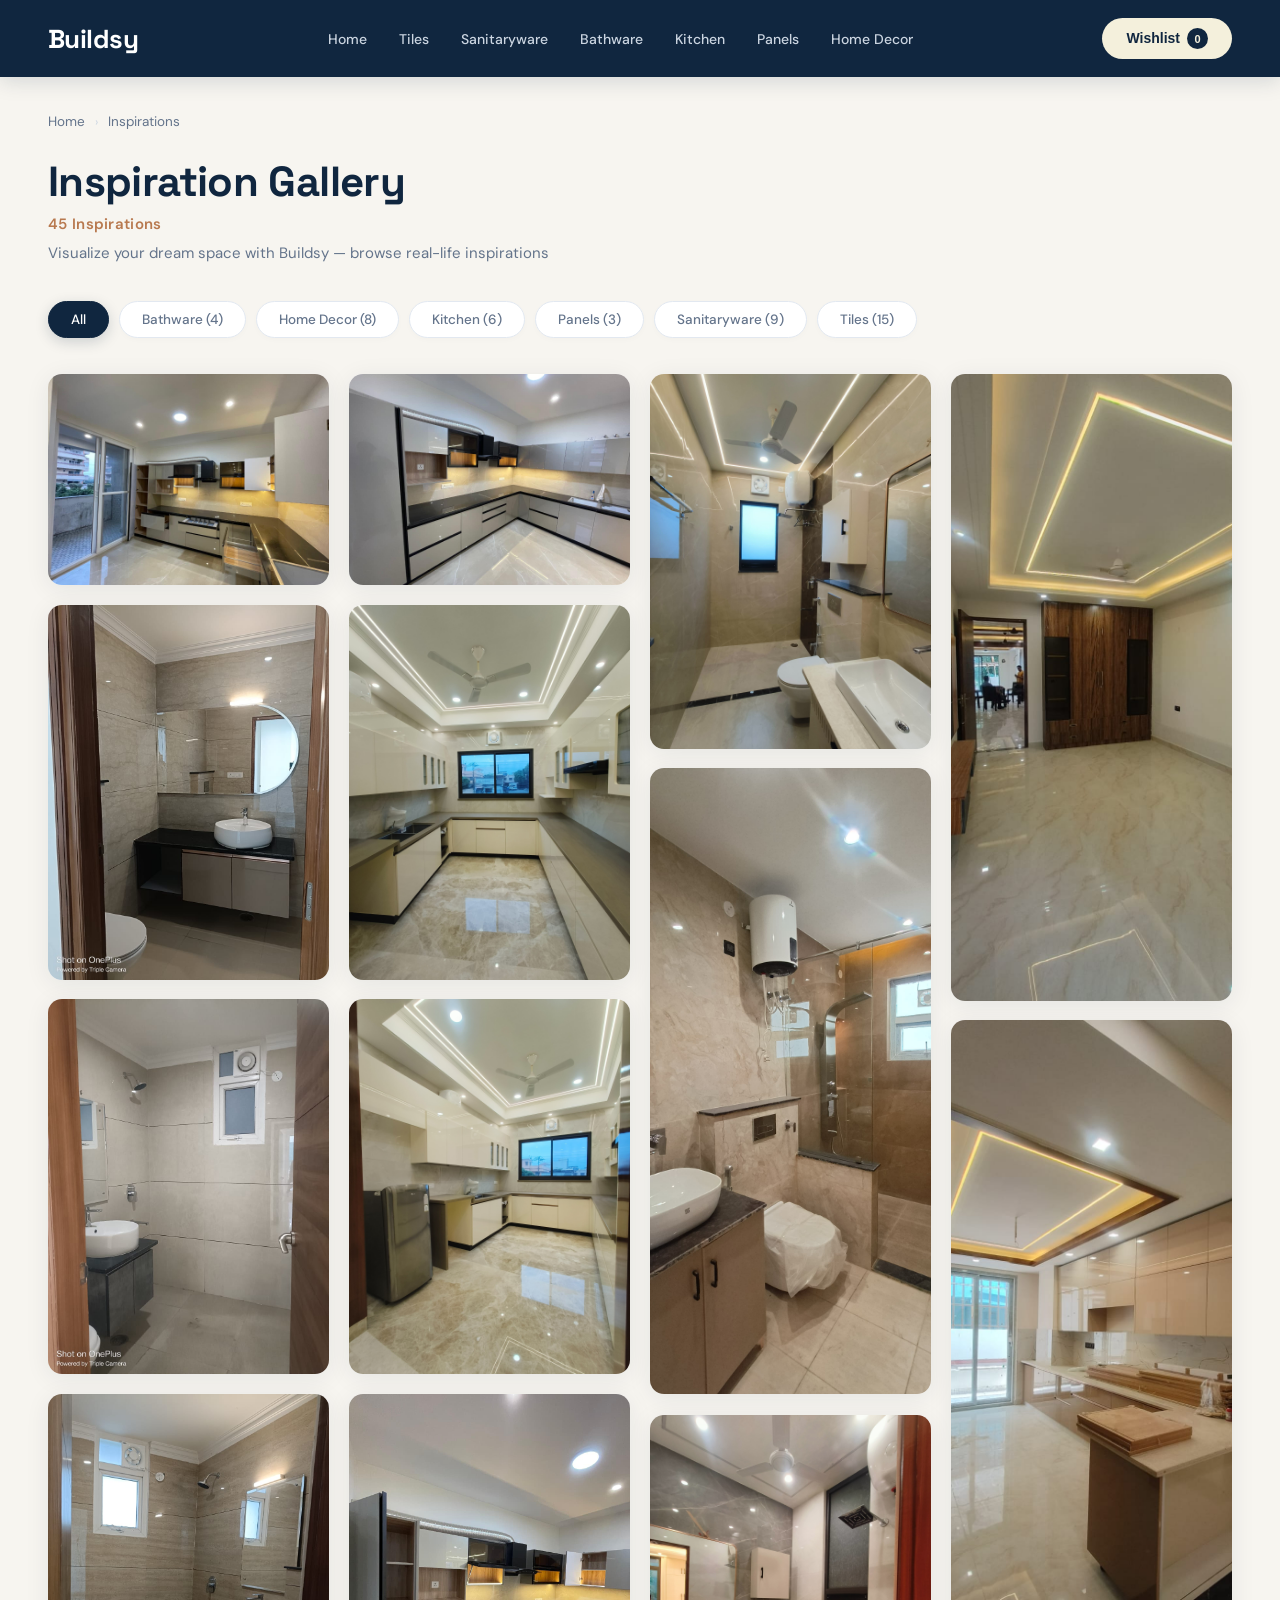
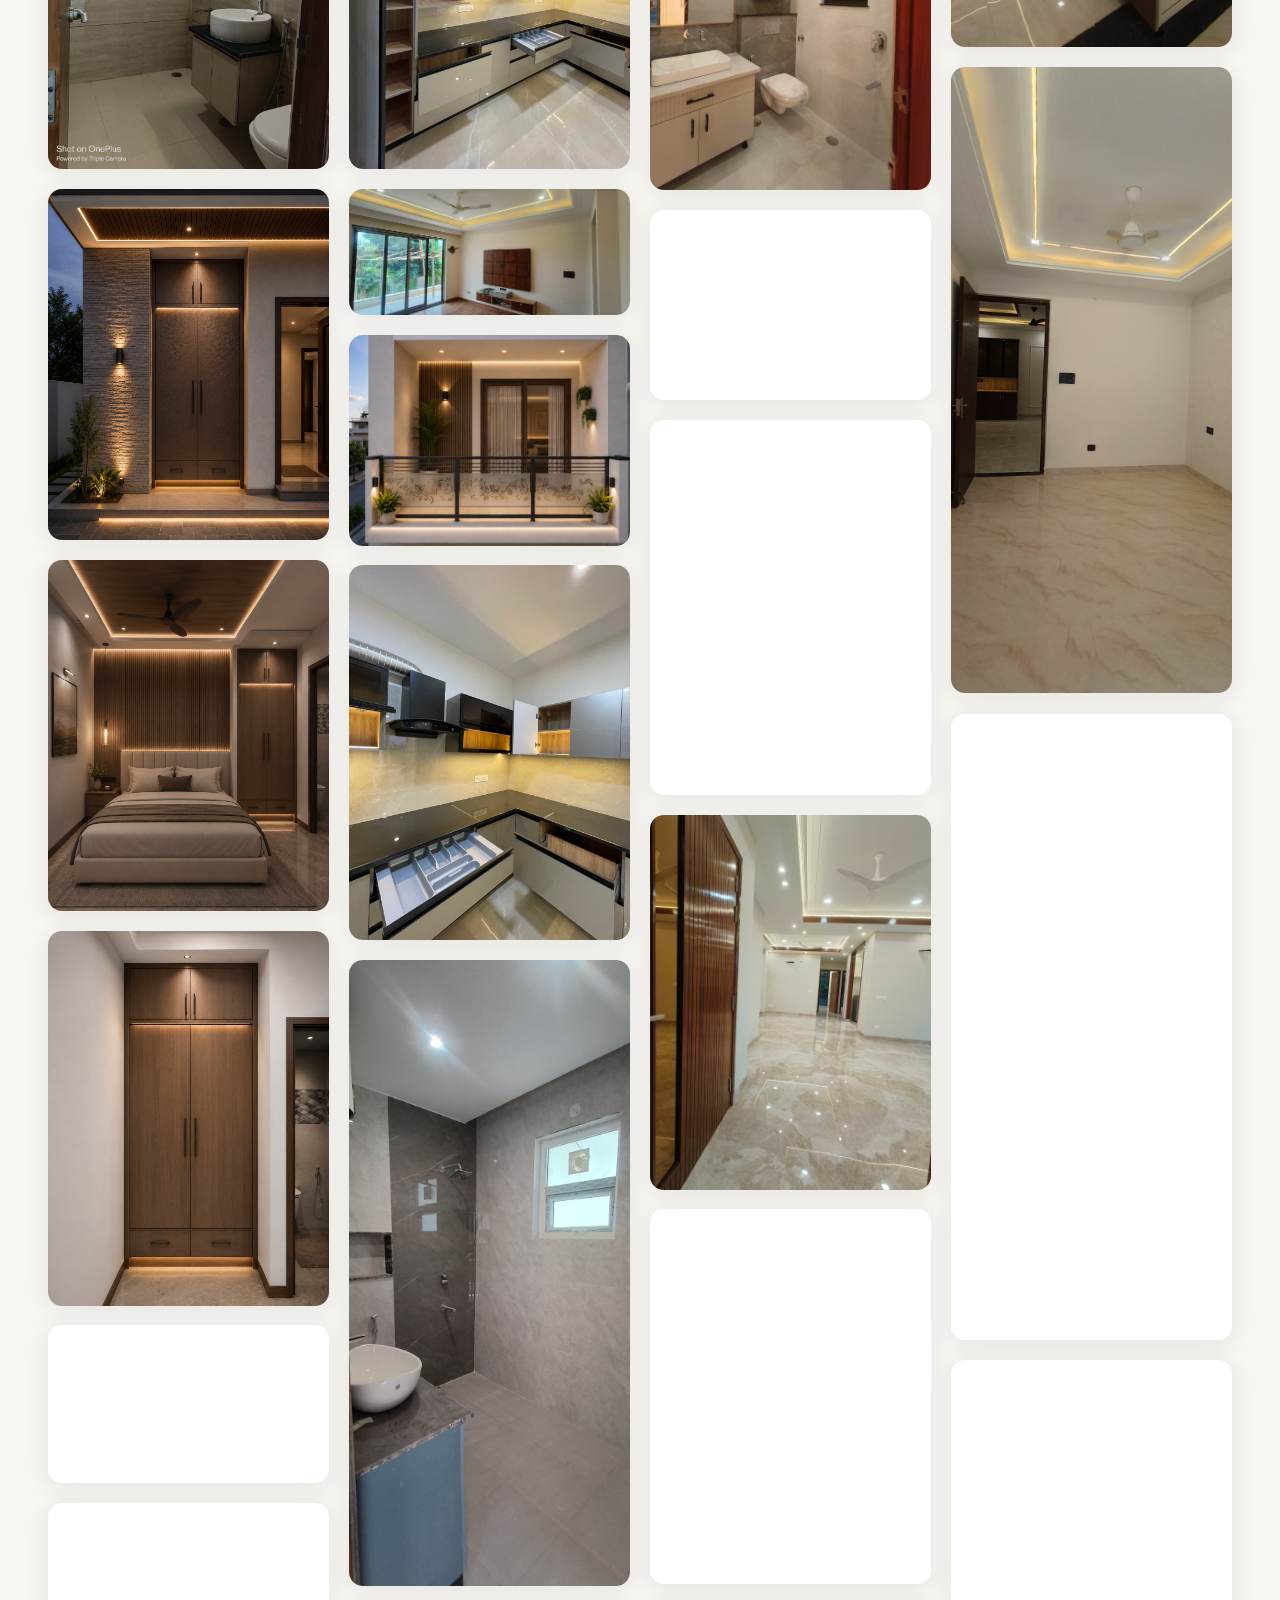
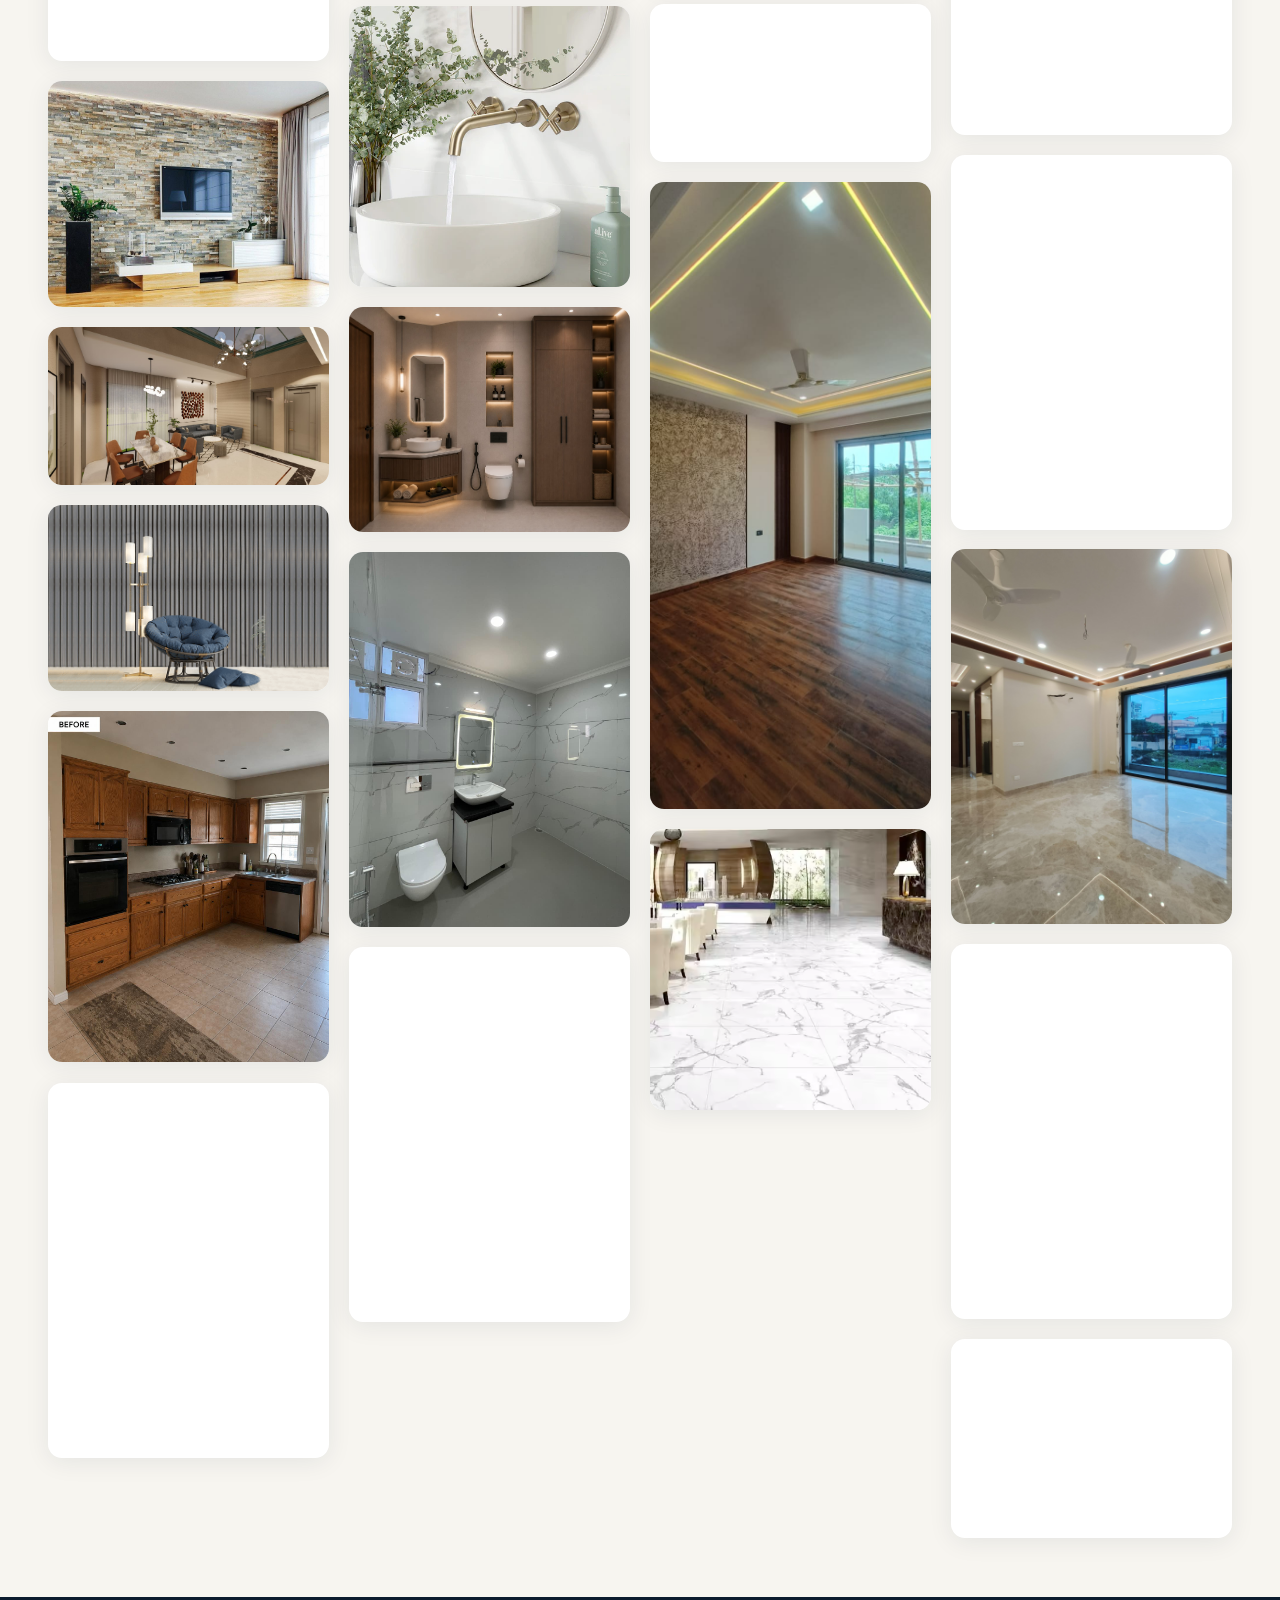
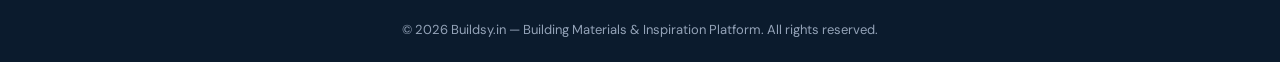
<file: inspirations.html>
<!DOCTYPE html>
<html lang="en">
<head>
<meta charset="UTF-8">
<meta name="viewport" content="width=device-width, initial-scale=1.0">
<title>Inspirations | Buildsy</title>
<meta name="description" content="Browse premium inspiration images by Buildsy.">
<link rel="icon" type="image/svg+xml" href="favicon.svg">
<link rel="icon" type="image/x-icon" href="favicon.ico">
<link rel="icon" type="image/png" href="favicon.png">
<link rel="shortcut icon" type="image/x-icon" href="favicon.ico">
<link rel="apple-touch-icon" href="favicon.png">
<link rel="preconnect" href="https://fonts.googleapis.com">
<link href="https://fonts.googleapis.com/css2?family=DM+Sans:wght@400;500;600;700&family=Space+Grotesk:wght@400;500;600;700&display=swap" rel="stylesheet">
<link rel="stylesheet" href="gallery.css?v=3">
</head>
<body>

<!-- Navbar -->
<header class="navbar" id="navbar">
  <a href="index.html" class="navbar-logo">Buildsy</a>
  <nav class="navbar-links" id="navLinks">
    <a href="index.html">Home</a>
    <a href="inspirations.html#tiles">Tiles</a>
    <a href="inspirations.html#sanitaryware">Sanitaryware</a>
    <a href="inspirations.html#bathware">Bathware</a>
    <a href="inspirations.html#kitchen">Kitchen</a>
    <a href="inspirations.html#panels">Panels</a>
    <a href="inspirations.html#homedecor">Home Decor</a>
  </nav>
  <button class="navbar-cta gallery-bag-toggle" id="galleryBagToggle" aria-label="Open your wishlist">
    <span class="cta-text">Wishlist</span><span class="gallery-bag-count" id="galleryBagCount">0</span>
  </button>
  <button class="navbar-cta gallery-menu-toggle" id="mobileMenuBtn" aria-label="Menu">
    <span class="hamburger-icon">☰</span>
    <span class="cta-text">Visit Store</span>
  </button>
</header>

<!-- Mobile Nav Drawer -->
<div class="mobile-nav-overlay" id="mobileNavOverlay"></div>
<nav class="mobile-nav-drawer" id="mobileNavDrawer">
  <button class="mobile-nav-close" id="mobileNavClose" aria-label="Close menu">✕</button>
  <div class="mobile-nav-links" id="mobileNavLinks"></div>
</nav>

<!-- Shared showroom wishlist -->
<div class="gallery-bag-overlay" id="galleryBagOverlay" role="dialog" aria-modal="true" aria-labelledby="galleryBagTitle" aria-hidden="true">
  <div class="gallery-bag-window">
    <div class="gallery-bag-header">
      <h2 id="galleryBagTitle">Wishlist</h2>
      <button class="modal-close-btn" id="galleryBagClose" aria-label="Close your wishlist">✕</button>
    </div>
    <div class="gallery-bag-content">
      <p>Products you've saved from the Buildsy showroom.</p>
      <div id="galleryBagItems"></div>
      <div class="gallery-bag-empty" id="galleryBagEmpty" hidden><h3>Your Wishlist Is Empty</h3><p>Explore our showroom and save products you'd like to discuss with our team.</p></div>
      <div class="gallery-wishlist-links"><button type="button" id="updateWishlist">Update wishlist</button><button type="button" id="shareWishlist">Share wishlist</button></div>
      <div class="gallery-bag-footer" id="galleryBagFooter"><strong id="galleryBagSummary">0 Products Saved</strong><a class="navbar-cta" href="index.html?quote=1#how-it-works">Get a Quote on WhatsApp&nbsp; →</a></div>
    </div>
  </div>
</div>

<!-- Main Content -->
<main class="gallery-main" id="galleryMain">

  <!-- Breadcrumb -->
  <nav class="breadcrumb" id="breadcrumb" aria-label="Breadcrumb">
    <a href="index.html" class="breadcrumb-link">Home</a>
    <span class="breadcrumb-sep">›</span>
    <a href="inspirations.html" class="breadcrumb-link">Inspirations</a>
    <span class="breadcrumb-sep" id="breadcrumbCatSep">›</span>
    <span class="breadcrumb-current" id="breadcrumbCat"></span>
  </nav>

  <!-- Gallery Header -->
  <section class="gallery-header" id="galleryHeader">
    <h1 class="gallery-title font-serif" id="galleryTitle">Inspirations</h1>
    <p class="gallery-count" id="galleryCount"></p>
    <p class="gallery-desc" id="galleryDesc">Visualize your dream space with Buildsy — browse real-life inspirations</p>
  </section>

  <!-- Category Pills (shown on "all" view) -->
  <div class="category-pills" id="categoryPills"></div>

  <!-- Gallery Grid -->
  <div class="gallery-grid" id="galleryGrid"></div>

  <!-- Empty State -->
  <div class="empty-state" id="emptyState" style="display:none;">
    <div class="empty-icon">
      <svg width="80" height="80" viewBox="0 0 80 80" fill="none"><rect x="10" y="14" width="60" height="52" rx="8" stroke="#CBD5E1" stroke-width="2.5"/><circle cx="30" cy="34" r="6" stroke="#CBD5E1" stroke-width="2"/><path d="M10 50l18-14 12 10 14-18 16 22" stroke="#CBD5E1" stroke-width="2.5" stroke-linecap="round" stroke-linejoin="round"/></svg>
    </div>
    <h3 class="font-serif">No inspirations available yet.</h3>
    <p>Check back soon — we're curating beautiful spaces for this category.</p>
  </div>

</main>

<!-- Lightbox -->
<div class="lightbox-overlay" id="lightbox" role="dialog" aria-modal="true" aria-label="Image viewer">
  <button class="lightbox-close" id="lightboxClose" aria-label="Close lightbox">✕</button>
  <button class="lightbox-nav lightbox-prev" id="lightboxPrev" aria-label="Previous image">‹</button>
  <button class="lightbox-nav lightbox-next" id="lightboxNext" aria-label="Next image">›</button>
  <div class="lightbox-img-wrap">
    <img class="lightbox-img" id="lightboxImg" alt="" loading="eager">
  </div>
  <div class="lightbox-caption" id="lightboxCaption"></div>
  <div class="lightbox-counter" id="lightboxCounter"></div>
</div>

<!-- Footer -->
<footer class="footer">
  <p>© 2026 Buildsy.in — Building Materials & Inspiration Platform. All rights reserved.</p>
</footer>

<script src="gallery.js"></script>
</body>
</html>
</file>
<file: gallery.css>
/* ============================================
   Buildsy Inspiration Gallery — Stylesheet
   Extends the existing Buildsy design system
   ============================================ */

:root {
  --navy: #10263F;
  --navy-dark: #0B1B2D;
  --navy-soft: #1B3A5C;
  --blue-accent: #2563EB;
  --blue-hover: #1D4ED8;
  --copper: #B8794F;
  --copper-soft: #D6A47C;
  --cream-bg: #F4EFEA;
  --cream-card: #FAF8F5;
  --stone: #E5DFD7;
  --ink: #111827;
  --slate: #64748B;
  --radius-lg: 20px;
  --radius-md: 14px;
  --shadow-md: 0 12px 32px rgba(16, 38, 63, 0.12);
  --shadow-lg: 0 24px 60px rgba(16, 38, 63, 0.18);
  --shadow-card: 0 4px 24px rgba(16, 38, 63, 0.08);
  --transition-smooth: cubic-bezier(0.25, 1, 0.5, 1);
}

/* ---------- Reset & Base ---------- */
*, *::before, *::after { box-sizing: border-box; }
html, body { margin: 0; padding: 0; }
body {
  background: #F7F5F0;
  color: var(--ink);
  font-family: 'DM Sans', Arial, sans-serif;
  -webkit-font-smoothing: antialiased;
  min-height: 100vh;
  display: flex;
  flex-direction: column;
}
h1, h2, h3, h4, .font-serif {
  font-family: 'Space Grotesk', Arial, sans-serif;
  letter-spacing: -0.015em;
}
a { text-decoration: none; color: inherit; }

/* ---------- Navbar ---------- */
.navbar {
  background: var(--navy);
  color: #fff;
  padding: 18px 48px;
  display: flex;
  align-items: center;
  justify-content: space-between;
  position: sticky;
  top: 0;
  z-index: 1000;
  box-shadow: 0 4px 20px rgba(16, 38, 63, 0.15);
}
.navbar-logo {
  font-family: 'Space Grotesk', Arial, sans-serif;
  font-size: 26px;
  font-weight: 700;
  color: #fff;
  letter-spacing: -0.02em;
}
.navbar-links {
  display: flex;
  gap: 32px;
}
.navbar-links a {
  color: #CBD5E1;
  font-size: 14px;
  font-weight: 500;
  transition: color 0.2s ease;
  position: relative;
}
.navbar-links a:hover,
.navbar-links a.active {
  color: #fff;
  font-weight: 600;
}
.navbar-links a.active::after {
  content: '';
  position: absolute;
  bottom: -6px;
  left: 0;
  right: 0;
  height: 2px;
  background: var(--blue-accent);
  border-radius: 2px;
}
.navbar-cta {
  background: var(--blue-accent);
  color: #fff;
  border: none;
  padding: 10px 24px;
  border-radius: 99px;
  font-size: 14px;
  font-weight: 600;
  cursor: pointer;
  transition: background 0.2s ease, transform 0.15s ease, box-shadow 0.2s ease;
  box-shadow: 0 4px 12px rgba(37,99,235,0.3);
}
.navbar-cta:hover {
  background: var(--blue-hover);
  transform: translateY(-1px);
  box-shadow: 0 6px 16px rgba(37,99,235,0.4);
}
.gallery-bag-count {
  display: inline-grid;
  place-items: center;
  min-width: 21px;
  height: 21px;
  margin-left: 7px;
  padding: 0 5px;
  border-radius: 99px;
  background: rgba(255,255,255,.18);
  color: #fff;
  font-size: 11px;
}
.gallery-bag-toggle {
  background: #F4F0DC;
  color: var(--navy);
  box-shadow: none;
}
.gallery-bag-toggle:hover {
  background: #E8E1C8;
  color: var(--navy);
  box-shadow: none;
}
.gallery-bag-toggle .gallery-bag-count {
  background: var(--navy);
  color: #F4F0DC;
}
.gallery-bag-toggle:focus-visible,
.gallery-add-button:focus-visible,
.gallery-bag-row button:focus-visible,
.gallery-bag-footer a:focus-visible {
  outline: 3px solid var(--copper-soft);
  outline-offset: 3px;
}
.gallery-menu-toggle { display: none; }
.hamburger-icon { display: none; }

/* ---------- Mobile Nav ---------- */
.mobile-nav-overlay {
  display: none;
  position: fixed;
  inset: 0;
  background: rgba(11, 27, 45, 0.6);
  backdrop-filter: blur(4px);
  z-index: 1100;
  opacity: 0;
  transition: opacity 0.3s ease;
}
.mobile-nav-overlay.active { display: block; opacity: 1; }

.mobile-nav-drawer {
  position: fixed;
  top: 0;
  right: -300px;
  width: 280px;
  height: 100%;
  background: var(--navy);
  z-index: 1200;
  padding: 24px;
  transition: right 0.35s var(--transition-smooth);
  display: flex;
  flex-direction: column;
}
.mobile-nav-drawer.active { right: 0; }

.mobile-nav-close {
  align-self: flex-end;
  background: none;
  border: none;
  color: #CBD5E1;
  font-size: 22px;
  cursor: pointer;
  margin-bottom: 24px;
  width: 40px;
  height: 40px;
  border-radius: 50%;
  display: flex;
  align-items: center;
  justify-content: center;
  transition: background 0.2s;
}
.mobile-nav-close:hover { background: rgba(255,255,255,0.1); }

.mobile-nav-links {
  display: flex;
  flex-direction: column;
  gap: 4px;
}
.mobile-nav-links a {
  color: #CBD5E1;
  font-size: 15px;
  font-weight: 500;
  padding: 12px 16px;
  border-radius: 10px;
  transition: all 0.2s ease;
}
.mobile-nav-links a:hover,
.mobile-nav-links a.active {
  color: #fff;
  background: rgba(255,255,255,0.08);
}

/* ---------- Breadcrumb ---------- */
.breadcrumb {
  display: flex;
  align-items: center;
  gap: 10px;
  font-size: 13.5px;
  margin-bottom: 28px;
  flex-wrap: wrap;
}
.breadcrumb-link {
  color: var(--slate);
  transition: color 0.2s ease;
}
.breadcrumb-link:hover { color: var(--blue-accent); }
.breadcrumb-sep { color: #CBD5E1; font-size: 12px; }
.breadcrumb-current {
  color: var(--navy);
  font-weight: 600;
}

/* ---------- Gallery Header ---------- */
.gallery-main {
  flex: 1;
  padding: 36px 48px 60px;
  max-width: 1440px;
  width: 100%;
  margin: 0 auto;
}

.gallery-header {
  margin-bottom: 36px;
  animation: fadeInUp 0.6s var(--transition-smooth) both;
}
.gallery-title {
  font-size: 42px;
  color: var(--navy);
  margin: 0 0 8px;
  line-height: 1.15;
}
.gallery-count {
  font-size: 15px;
  color: var(--copper);
  font-weight: 600;
  margin: 0 0 8px;
  letter-spacing: 0.02em;
}
.gallery-desc {
  font-size: 15px;
  color: var(--slate);
  margin: 0;
  line-height: 1.5;
}

/* ---------- Category Pills ---------- */
.category-pills {
  display: flex;
  gap: 10px;
  margin-bottom: 36px;
  flex-wrap: wrap;
  animation: fadeInUp 0.6s 0.1s var(--transition-smooth) both;
}
.cat-pill {
  padding: 9px 22px;
  border-radius: 99px;
  border: 1px solid #E2E8F0;
  background: #fff;
  color: var(--slate);
  font-size: 13.5px;
  font-weight: 500;
  cursor: pointer;
  transition: all 0.25s ease;
  box-shadow: 0 2px 6px rgba(0,0,0,0.02);
  font-family: 'DM Sans', Arial, sans-serif;
}
.cat-pill:hover { border-color: #CBD5E1; color: var(--navy); }
.cat-pill.active {
  background: var(--navy);
  color: #fff;
  border-color: var(--navy);
  box-shadow: 0 4px 14px rgba(16,38,63,0.18);
}

/* ---------- Masonry Grid ---------- */
.gallery-grid {
  columns: 4;
  column-gap: 20px;
  width: 100%;
}

.gallery-card {
  break-inside: avoid;
  margin-bottom: 20px;
  border-radius: var(--radius-md);
  overflow: hidden;
  position: relative;
  cursor: pointer;
  background: #fff;
  box-shadow: var(--shadow-card);
  transition: transform 0.4s var(--transition-smooth), box-shadow 0.4s ease;
  opacity: 0;
  animation: cardReveal 0.5s var(--transition-smooth) both;
}
.gallery-card:hover {
  transform: translateY(-6px) scale(1.015);
  box-shadow: var(--shadow-lg);
  z-index: 10;
}

.gallery-card img {
  width: 100%;
  display: block;
  transition: transform 0.5s var(--transition-smooth);
}
.gallery-card:hover img {
  transform: scale(1.06);
}

/* Card Overlay */
.card-overlay {
  position: absolute;
  inset: 0;
  background: linear-gradient(0deg, rgba(11,27,45,0.75) 0%, rgba(11,27,45,0.0) 55%);
  opacity: 0;
  transition: opacity 0.35s ease;
  display: flex;
  flex-direction: column;
  justify-content: flex-end;
  padding: 20px;
}
.gallery-card:hover .card-overlay { opacity: 1; }
.gallery-card-actions { position: absolute; right: 14px; bottom: 14px; z-index: 3; opacity: 0; pointer-events: none; transition: opacity .25s ease; }
.gallery-card:hover .gallery-card-actions { opacity: 1; pointer-events: auto; }
.gallery-add-button { width: 38px; height: 38px; border: 0; border-radius: 50%; padding: 0; background: #E85D75; color: #fff; font: 400 23px/1 'DM Sans', Arial, sans-serif; cursor: pointer; box-shadow: 0 4px 12px rgba(16,38,63,.24); }
.gallery-add-button:hover { background: #C9445D; transform: scale(1.06); }
.gallery-add-button.added,
.gallery-add-button.saved { background: #C9445D; }

/* Shared bag on the inspiration route */
.gallery-bag-overlay { position: fixed; inset: 0; z-index: 2400; display: none; align-items: center; justify-content: center; padding: 20px; background: rgba(11,27,45,.68); backdrop-filter: blur(8px); }
.gallery-bag-overlay.active { display: flex; }
.gallery-bag-window { width: min(620px,100%); max-height: 90vh; overflow: hidden; background: var(--cream-bg); border-radius: 18px; box-shadow: var(--shadow-lg); }
.gallery-bag-header { display: flex; align-items: center; justify-content: space-between; padding: 22px 28px; background: var(--navy); }
.gallery-bag-header h2 { margin: 0; color: #fff; font-size: 24px; }
.gallery-bag-content { max-height: calc(90vh - 87px); overflow-y: auto; padding: 24px 28px 28px; }
.gallery-bag-content > p { color: var(--slate); font-size: 14px; margin: 0 0 18px; }
.gallery-bag-row { display: grid; grid-template-columns: 64px 1fr auto; gap: 14px; align-items: center; padding: 14px 0; border-bottom: 1px solid var(--stone); transition: background .2s ease, transform .2s ease; }
.gallery-bag-row:last-child { border-bottom: 0; }
.gallery-bag-row:hover { background: rgba(255,255,255,.52); transform: translateX(2px); }
.gallery-bag-row img, .gallery-bag-color { width: 64px; height: 64px; border-radius: 9px; object-fit: cover; background: #E2E8F0; }
.gallery-bag-color { display: grid; place-items: center; padding: 6px; color: #fff; font-size: 10px; text-align: center; }
.gallery-bag-row h3 { margin: 0 0 5px; color: var(--navy); font-size: 15px; line-height: 1.25; }
.gallery-bag-row p { margin: 0; color: var(--slate); font-size: 12px; }
.gallery-saved-label { display: block; margin-top: 7px; color: var(--copper); font-size: 11px; font-weight: 600; }
.gallery-bag-row button { border: 0; background: transparent; color: var(--slate); cursor: pointer; font-size: 12px; padding: 7px 0; }
.gallery-bag-row button:hover { color: var(--copper); }
.gallery-bag-footer { position: sticky; bottom: -28px; display: flex; align-items: center; justify-content: space-between; gap: 14px; padding: 18px 0 0; background: var(--cream-bg); }
.gallery-bag-footer strong { color: var(--navy); font-size: 12px; text-transform: uppercase; letter-spacing: .06em; }
.gallery-bag-empty { padding: 30px 0 12px; text-align: center; }
.gallery-bag-empty h3 { color: var(--navy); margin: 0 0 8px; }
.gallery-bag-empty p { color: var(--slate); font-size: 14px; }
.gallery-bag-window { background: #fff; border-radius: 0; box-shadow: 0 24px 80px rgba(16,38,63,.22); }
.gallery-bag-header { position: relative; justify-content: center; padding: 28px 56px 24px; background: #fff; border-bottom: 1px solid #CFCFCF; }
.gallery-bag-header h2 { margin: 0; color: #111; font-size: 23px; letter-spacing: .02em; }
.gallery-bag-header .modal-close-btn { position: absolute; top: 18px; right: 18px; width: 32px; height: 32px; background: transparent; color: #111; font-size: 20px; }
.gallery-bag-header .modal-close-btn:hover { background: #F4F0DC; }
.gallery-bag-content { padding: 20px 44px 32px; background: #fff; }
.gallery-bag-content > p { margin: 0 0 12px; color: #555; font-size: 12px; }
.gallery-bag-row { grid-template-columns: 1fr 96px; gap: 8px 28px; min-height: 142px; padding: 20px 0; border-bottom: 1px solid #CFCFCF; background: #fff; }
.gallery-bag-row:hover { background: #fff; transform: none; }
.gallery-bag-row img, .gallery-bag-color { grid-column: 2; grid-row: 1 / span 2; width: 96px; height: 96px; border-radius: 0; align-self: center; }
.gallery-bag-row > div:nth-child(2) { grid-column: 1; grid-row: 1; align-self: end; }
.gallery-bag-row h3 { color: #111; font-size: 14px; font-weight: 500; }
.gallery-bag-row p { color: #222; font-size: 12px; }
.gallery-saved-label { color: #555; font-size: 11px; font-weight: 400; }
.gallery-bag-row button { grid-column: 1; grid-row: 2; justify-self: start; align-self: start; padding: 0; color: #333; font-size: 11px; text-decoration: underline; }
.gallery-wishlist-links { display: flex; gap: 18px; padding: 18px 0 0; }
.gallery-wishlist-links button { padding: 0; border: 0; background: transparent; color: #222; font: 12px 'DM Sans', Arial, sans-serif; cursor: pointer; text-decoration: underline; }
.gallery-bag-footer { position: static; align-items: end; padding: 22px 0 0; background: #fff; }
.gallery-bag-footer strong { color: #111; font-size: 12px; }
.gallery-bag-footer .navbar-cta { background: #000; color: #fff; border-radius: 0; min-width: 242px; padding: 14px 20px; text-align: center; box-shadow: none; }
.gallery-bag-footer .navbar-cta:hover { background: var(--navy); transform: none; box-shadow: none; }
@media (max-width: 540px) {
  .gallery-bag-content { padding: 18px 20px 24px; }
  .gallery-bag-row { grid-template-columns: 1fr 76px; gap: 8px 16px; min-height: 118px; }
  .gallery-bag-row img, .gallery-bag-color { width: 76px; height: 76px; }
  .gallery-bag-footer { align-items: stretch; padding-bottom: 0; }
  .gallery-bag-footer .navbar-cta { min-width: 0; width: 100%; }
}

.card-overlay-cat {
  font-size: 11px;
  font-weight: 700;
  text-transform: uppercase;
  letter-spacing: 0.1em;
  color: var(--copper-soft);
  margin-bottom: 4px;
}
.card-overlay-label {
  font-family: 'DM Sans', Arial, sans-serif;
  font-size: 14px;
  font-weight: 500;
  color: #fff;
}

/* Staggered reveal */
.gallery-card:nth-child(1)  { animation-delay: 0.05s; }
.gallery-card:nth-child(2)  { animation-delay: 0.10s; }
.gallery-card:nth-child(3)  { animation-delay: 0.15s; }
.gallery-card:nth-child(4)  { animation-delay: 0.20s; }
.gallery-card:nth-child(5)  { animation-delay: 0.25s; }
.gallery-card:nth-child(6)  { animation-delay: 0.28s; }
.gallery-card:nth-child(7)  { animation-delay: 0.31s; }
.gallery-card:nth-child(8)  { animation-delay: 0.34s; }
.gallery-card:nth-child(9)  { animation-delay: 0.37s; }
.gallery-card:nth-child(10) { animation-delay: 0.40s; }
.gallery-card:nth-child(11) { animation-delay: 0.42s; }
.gallery-card:nth-child(12) { animation-delay: 0.44s; }
.gallery-card:nth-child(13) { animation-delay: 0.46s; }
.gallery-card:nth-child(14) { animation-delay: 0.48s; }
.gallery-card:nth-child(15) { animation-delay: 0.50s; }

/* ---------- Lightbox ---------- */
.lightbox-overlay {
  position: fixed;
  inset: 0;
  background: rgba(8, 18, 30, 0.92);
  backdrop-filter: blur(12px);
  z-index: 3000;
  display: none;
  opacity: 0;
  transition: opacity 0.35s ease;
  align-items: center;
  justify-content: center;
  flex-direction: column;
}
.lightbox-overlay.active {
  display: flex;
  opacity: 1;
}

.lightbox-close {
  position: absolute;
  top: 20px;
  right: 24px;
  background: rgba(255,255,255,0.1);
  border: none;
  color: #fff;
  width: 44px;
  height: 44px;
  border-radius: 50%;
  font-size: 20px;
  cursor: pointer;
  display: flex;
  align-items: center;
  justify-content: center;
  transition: background 0.2s ease;
  z-index: 10;
}
.lightbox-close:hover { background: rgba(255,255,255,0.2); }

.lightbox-nav {
  position: absolute;
  top: 50%;
  transform: translateY(-50%);
  background: rgba(255,255,255,0.08);
  border: 1px solid rgba(255,255,255,0.12);
  color: #fff;
  width: 52px;
  height: 52px;
  border-radius: 50%;
  font-size: 26px;
  cursor: pointer;
  display: flex;
  align-items: center;
  justify-content: center;
  transition: all 0.25s ease;
  z-index: 10;
}
.lightbox-nav:hover {
  background: rgba(255,255,255,0.18);
  transform: translateY(-50%) scale(1.08);
}
.lightbox-prev { left: 24px; }
.lightbox-next { right: 24px; }

.lightbox-img-wrap {
  max-width: 90vw;
  max-height: 80vh;
  display: flex;
  align-items: center;
  justify-content: center;
}
.lightbox-img {
  max-width: 100%;
  max-height: 80vh;
  object-fit: contain;
  border-radius: 12px;
  box-shadow: 0 20px 60px rgba(0,0,0,0.5);
  transition: opacity 0.3s ease;
}
.lightbox-caption {
  color: rgba(255,255,255,0.7);
  font-size: 14px;
  margin-top: 16px;
  text-align: center;
  font-weight: 500;
}
.lightbox-counter {
  color: rgba(255,255,255,0.4);
  font-size: 12px;
  margin-top: 6px;
  letter-spacing: 0.05em;
}

/* ---------- Empty State ---------- */
.empty-state {
  text-align: center;
  padding: 80px 20px;
  animation: fadeInUp 0.6s var(--transition-smooth) both;
}
.empty-icon { margin-bottom: 20px; opacity: 0.5; }
.empty-state h3 {
  font-size: 22px;
  color: var(--navy);
  margin: 0 0 8px;
}
.empty-state p {
  color: var(--slate);
  font-size: 14px;
  margin: 0;
}

/* ---------- Footer ---------- */
footer.footer {
  background: var(--navy-dark);
  color: #94A3B8;
  text-align: center;
  padding: 24px;
  font-size: 13px;
  margin-top: auto;
}
footer.footer p { margin: 0; }

/* ---------- Animations ---------- */
@keyframes fadeInUp {
  from { opacity: 0; transform: translateY(20px); }
  to   { opacity: 1; transform: translateY(0); }
}
@keyframes cardReveal {
  from { opacity: 0; transform: translateY(28px) scale(0.97); }
  to   { opacity: 1; transform: translateY(0) scale(1); }
}

/* ---------- Responsive ---------- */
@media (max-width: 1200px) {
  .gallery-grid { columns: 3; }
}
@media (max-width: 900px) {
  .gallery-grid { columns: 2; column-gap: 16px; }
  .gallery-card { margin-bottom: 16px; }
  .gallery-main { padding: 28px 24px 48px; }
  .gallery-title { font-size: 32px; }
}
@media (max-width: 768px) {
  .navbar { padding: 14px 20px; }
  .navbar-links { display: none; }
  .gallery-menu-toggle { display: block; }
  .gallery-bag-toggle { margin-left: auto; margin-right: 8px; }
  .gallery-bag-toggle .cta-text { display: inline; font-size: 12px; }
  .hamburger-icon { display: inline; }
  .cta-text { display: none; }
  .navbar-cta {
    background: none;
    box-shadow: none;
    padding: 8px;
    font-size: 22px;
  }
  .navbar-cta:hover {
    background: none;
    box-shadow: none;
    transform: none;
  }
  .gallery-main { padding: 20px 16px 40px; }
  .gallery-title { font-size: 28px; }
  .lightbox-prev { left: 10px; }
  .lightbox-next { right: 10px; }
  .lightbox-nav { width: 42px; height: 42px; font-size: 22px; }
}
@media (max-width: 540px) {
  .gallery-grid { columns: 2; column-gap: 12px; }
  .gallery-card { margin-bottom: 12px; border-radius: 10px; }
  .card-overlay { padding: 14px; }
  .card-overlay-label { font-size: 12px; }
  .card-overlay-cat { font-size: 10px; }
  .gallery-card-actions { opacity: 1; pointer-events: auto; }
  .gallery-bag-overlay { align-items: flex-end; padding: 0; }
  .gallery-bag-window { border-radius: 18px 18px 0 0; }
  .gallery-bag-content { padding: 20px; }
  .gallery-bag-header { padding: 18px 20px; }
  .gallery-bag-footer { align-items: stretch; flex-direction: column; }
}
</file>
